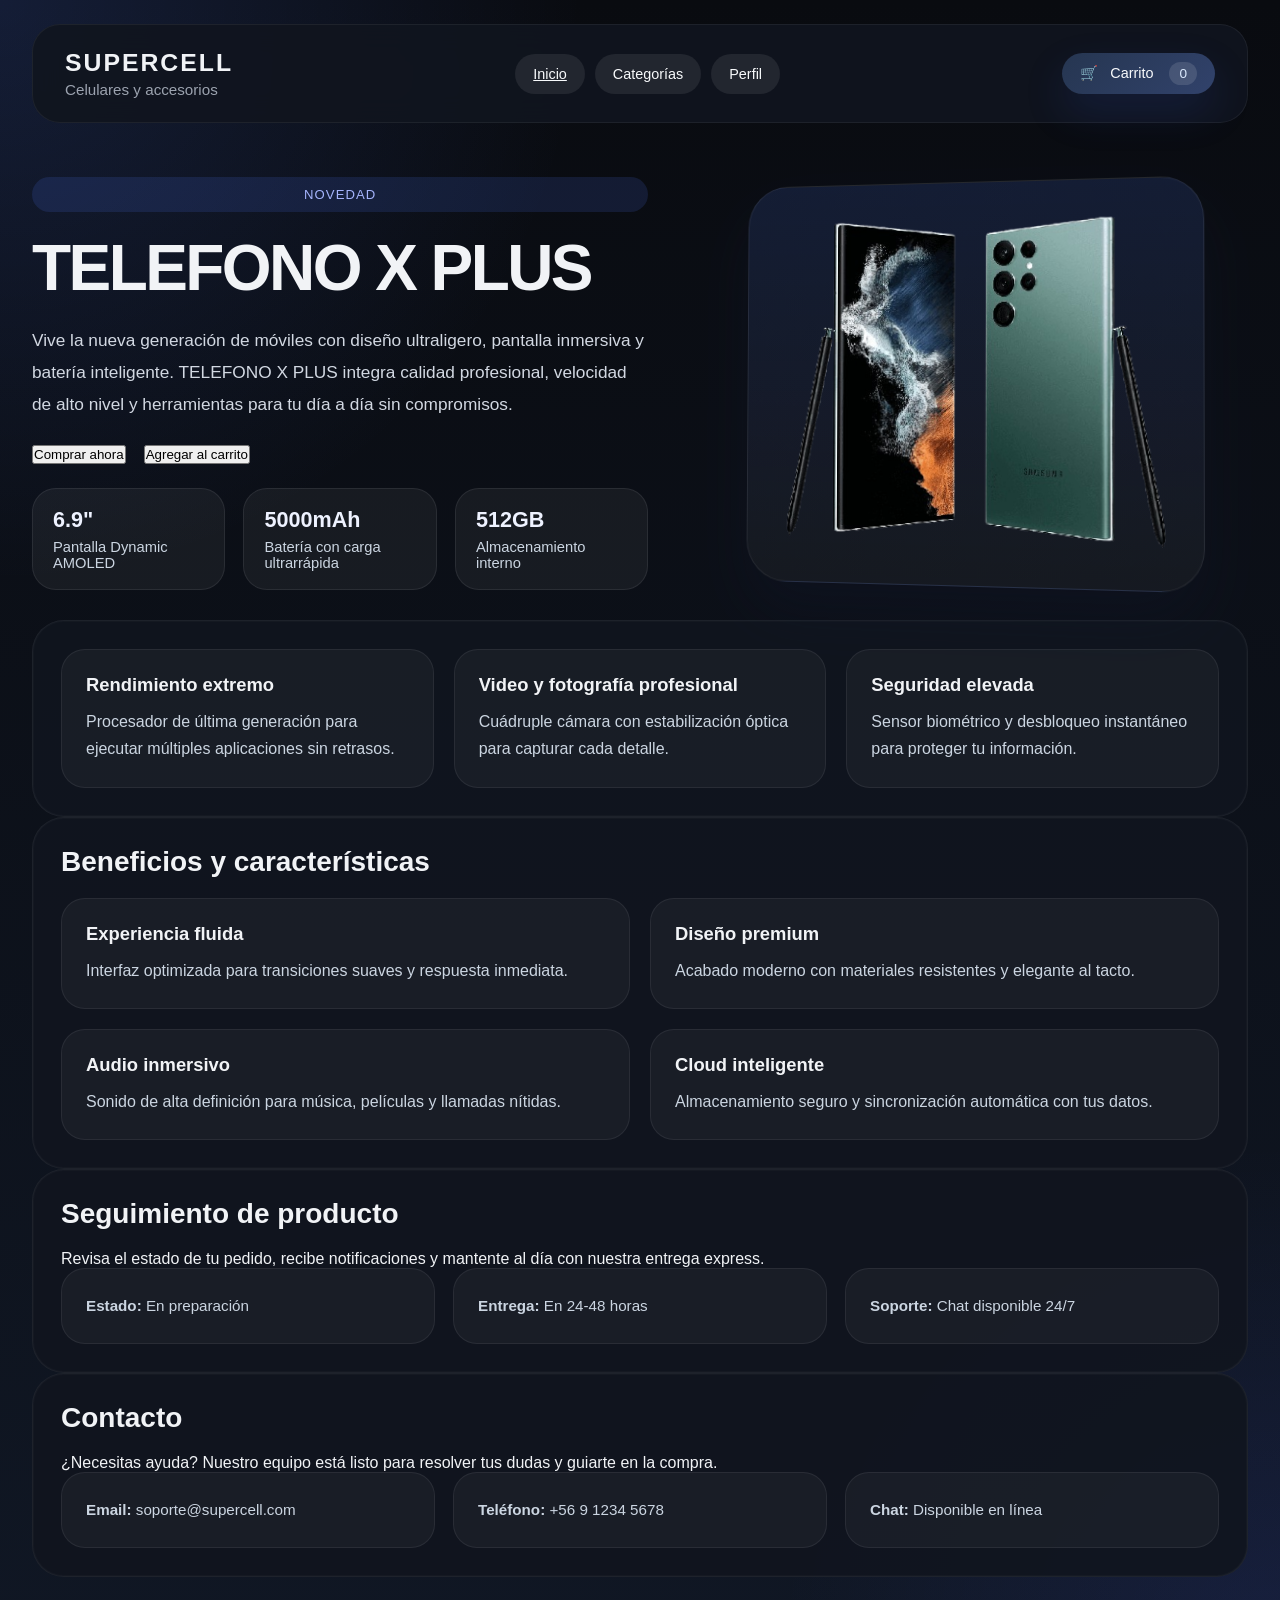
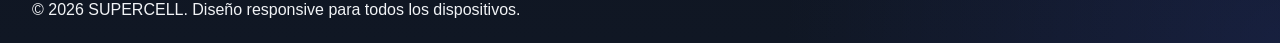
<file: index.html>
<!DOCTYPE html>
<html lang="es">
  <head>
    <meta charset="UTF-8" />
    <meta name="viewport" content="width=device-width, initial-scale=1.0" />
    <title>SUPERCELL - TELEFONO X PLUS</title>
    <link rel="stylesheet" href="style.css" />
  </head>
  <body>
    <div class="page-shell">
      <header class="top-bar">
        <div class="logo-area">
          <span class="brand-name">SUPERCELL</span>
          <span class="brand-tag">Celulares y accesorios</span>
        </div>

        <nav class="menu-options">
          <a href="index.html" class="menu-button">Inicio</a>
          <div class="dropdown">
            <button class="menu-button dropdown-toggle" type="button">Categorías</button>
            <div class="dropdown-content">
              <a href="index.html">Celulares</a>
              <a href="#seguimiento">Seguimiento de Producto</a>
              <a href="#contacto">Contacto</a>
            </div>
          </div>
          <button class="menu-button" id="profile-btn" type="button">Perfil</button>
        </nav>

        <div class="cart-dropdown">
          <button class="cart-button" id="cart-dropdown-btn" type="button">
            <span class="cart-icon">🛒</span>
            <span>Carrito</span>
            <span class="cart-counter" id="cart-count">0</span>
          </button>
          <div class="cart-dropdown-content" id="cart-preview">
            <!-- Contenido del carrito -->
          </div>
        </div>
      </header>

      <main class="content-area">
        <section class="hero-section">
          <div class="hero-copy">
            <span class="product-badge">NOVEDAD</span>
            <h1 class="product-title">TELEFONO X PLUS</h1>
            <p class="product-description">
              Vive la nueva generación de móviles con diseño ultraligero, pantalla inmersiva y batería inteligente. TELEFONO X PLUS integra calidad profesional, velocidad de alto nivel y herramientas para tu día a día sin compromisos.
            </p>

            <div class="product-actions">
              <button id="buy-now-btn" class="action-button primary" type="button">Comprar ahora</button>
              <button id="add-cart-btn" class="action-button secondary" type="button">Agregar al carrito</button>
            </div>

            <div class="hero-stats">
              <div class="hero-stat">
                <strong>6.9"</strong>
                <span>Pantalla Dynamic AMOLED</span>
              </div>
              <div class="hero-stat">
                <strong>5000mAh</strong>
                <span>Batería con carga ultrarrápida</span>
              </div>
              <div class="hero-stat">
                <strong>512GB</strong>
                <span>Almacenamiento interno</span>
              </div>
            </div>
          </div>

          <div class="hero-visual">
            <div class="image-box">
              <img src="CELULAR.png" alt="Telefono X Plus" />
            </div>
          </div>
        </section>

        <section class="product-highlights">
          <div class="highlight-card">
            <h3>Rendimiento extremo</h3>
            <p>Procesador de última generación para ejecutar múltiples aplicaciones sin retrasos.</p>
          </div>
          <div class="highlight-card">
            <h3>Video y fotografía profesional</h3>
            <p>Cuádruple cámara con estabilización óptica para capturar cada detalle.</p>
          </div>
          <div class="highlight-card">
            <h3>Seguridad elevada</h3>
            <p>Sensor biométrico y desbloqueo instantáneo para proteger tu información.</p>
          </div>
        </section>

        <section class="tech-panel">
          <h2 class="section-title">Beneficios y características</h2>
          <div class="tech-grid">
            <div class="tech-card">
              <h4>Experiencia fluida</h4>
              <p>Interfaz optimizada para transiciones suaves y respuesta inmediata.</p>
            </div>
            <div class="tech-card">
              <h4>Diseño premium</h4>
              <p>Acabado moderno con materiales resistentes y elegante al tacto.</p>
            </div>
            <div class="tech-card">
              <h4>Audio inmersivo</h4>
              <p>Sonido de alta definición para música, películas y llamadas nítidas.</p>
            </div>
            <div class="tech-card">
              <h4>Cloud inteligente</h4>
              <p>Almacenamiento seguro y sincronización automática con tus datos.</p>
            </div>
          </div>
        </section>

        <section id="seguimiento" class="info-panel">
          <h2 class="section-title">Seguimiento de producto</h2>
          <p>Revisa el estado de tu pedido, recibe notificaciones y mantente al día con nuestra entrega express.</p>
          <div class="info-cards">
            <div class="info-card"><strong>Estado:</strong> En preparación</div>
            <div class="info-card"><strong>Entrega:</strong> En 24-48 horas</div>
            <div class="info-card"><strong>Soporte:</strong> Chat disponible 24/7</div>
          </div>
        </section>

        <section id="contacto" class="info-panel">
          <h2 class="section-title">Contacto</h2>
          <p>¿Necesitas ayuda? Nuestro equipo está listo para resolver tus dudas y guiarte en la compra.</p>
          <div class="info-cards">
            <div class="info-card"><strong>Email:</strong> soporte@supercell.com</div>
            <div class="info-card"><strong>Teléfono:</strong> +56 9 1234 5678</div>
            <div class="info-card"><strong>Chat:</strong> Disponible en línea</div>
          </div>
        </section>
      </main>

      <footer class="footer-bar">
        <p>© 2026 SUPERCELL. Diseño responsive para todos los dispositivos.</p>
      </footer>
    </div>

    <div id="checkout-modal" class="modal">
      <div class="modal-content">
        <span class="close">&times;</span>
        <h2>Información de Pago</h2>
        <form id="checkout-form">
          <div class="form-group">
            <label for="card-number">Número de Tarjeta</label>
            <input type="text" id="card-number" placeholder="1234 5678 9012 3456" required />
          </div>
          <div class="form-group split-group">
            <div>
              <label for="expiry">Fecha de Expiración</label>
              <input type="text" id="expiry" placeholder="MM/AA" required />
            </div>
            <div>
              <label for="cvv">CVV</label>
              <input type="text" id="cvv" placeholder="123" required />
            </div>
          </div>
          <div class="form-group">
            <label for="address">Dirección de Envío</label>
            <input type="text" id="address" placeholder="Calle, Ciudad, País" required />
          </div>
          <button type="submit" class="action-button primary">Pagar Ahora</button>
        </form>
      </div>
    </div>

    <div id="profile-modal" class="modal">
      <div class="modal-content">
        <span class="close">&times;</span>
        <h2>Crear Cuenta</h2>
        <form id="profile-form">
          <div class="form-group">
            <label for="first-name">Nombre</label>
            <input type="text" id="first-name" placeholder="Miguel" required />
          </div>
          <div class="form-group">
            <label for="last-name">Apellido</label>
            <input type="text" id="last-name" placeholder="Cabrera" required />
          </div>
          <button type="submit" class="action-button primary">Crear Cuenta</button>
        </form>
      </div>
    </div>

    <script src="script.js"></script>
  </body>
</html>
</file>
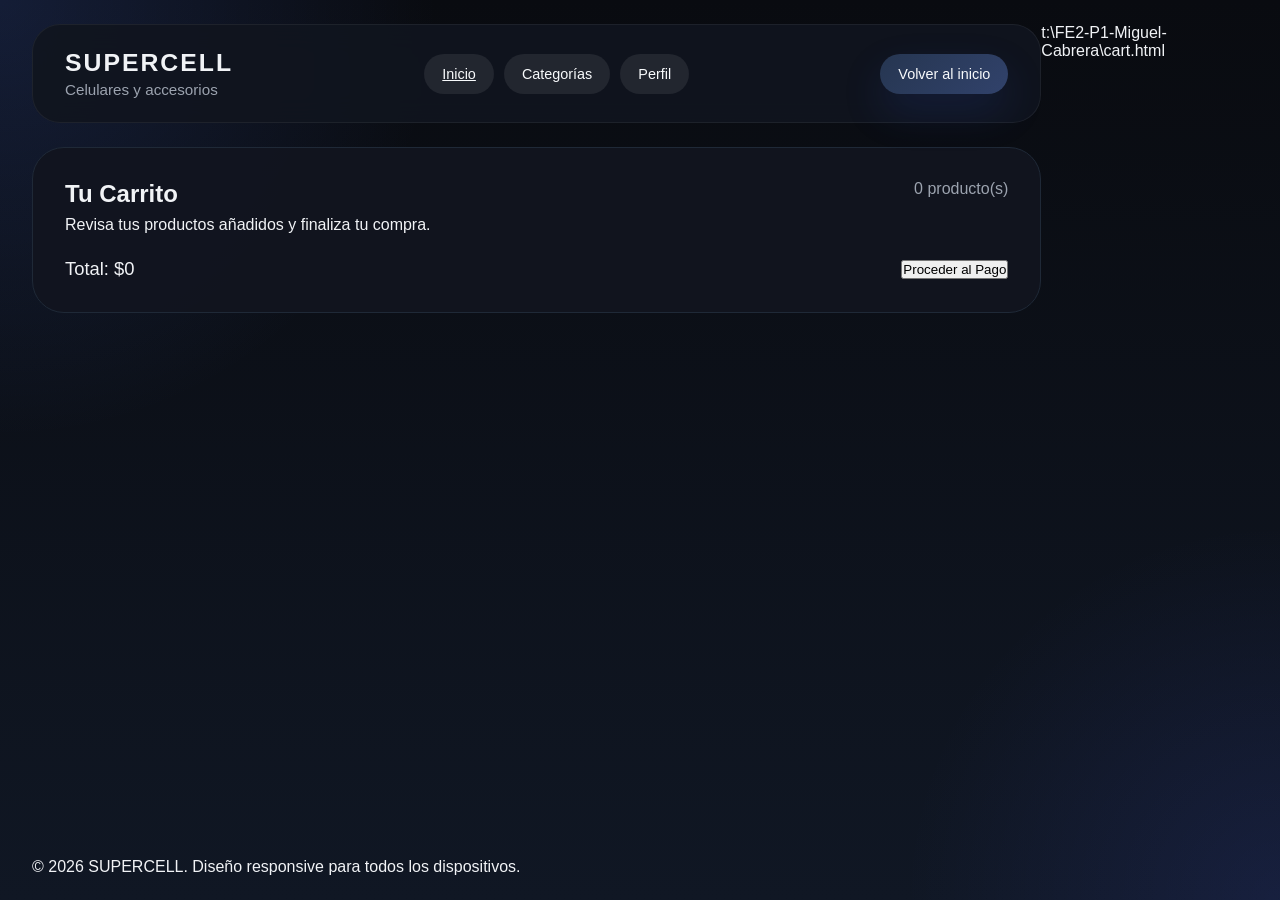
<file: cart.html>
<!DOCTYPE html>
<html lang="es">
  <head>
    <meta charset="UTF-8" />
    <meta name="viewport" content="width=device-width, initial-scale=1.0" />
    <title>Carrito - SUPERCELL</title>
    <link rel="stylesheet" href="style.css" />
  </head>
  <body>
    <div class="page-shell">
      <header class="top-bar">
        <div class="logo-area">
          <span class="brand-name">SUPERCELL</span>
          <span class="brand-tag">Celulares y accesorios</span>
        </div>

        <nav class="menu-options">
          <a href="index.html" class="menu-button">Inicio</a>
          <div class="dropdown">
            <button class="menu-button dropdown-toggle" type="button">Categorías</button>
            <div class="dropdown-content">
              <a href="index.html">Celulares</a>
              <a href="index.html#seguimiento">Seguimiento de Producto</a>
              <a href="index.html#contacto">Contacto</a>
            </div>
          </div>
          <button class="menu-button" id="profile-btn" type="button">Perfil</button>
        </nav>

        <button class="cart-button" id="cart-home-btn" type="button">Volver al inicio</button>
      </header>

      <main class="content-area">
        <section class="cart-section">
          <div class="cart-header">
            <div>
              <h2>Tu Carrito</h2>
              <p class="cart-note">Revisa tus productos añadidos y finaliza tu compra.</p>
            </div>
            <div class="cart-status">
              <span id="cart-count">0</span> producto(s)
            </div>
          </div>

          <div id="cart-items" class="cart-items"></div>

          <div class="cart-total">
            <p>Total: $<span id="total-price">0</span></p>
            <button class="action-button primary" id="checkout-btn" type="button">Proceder al Pago</button>
          </div>
        </section>
      </main>

      <footer class="footer-bar">
        <p>© 2026 SUPERCELL. Diseño responsive para todos los dispositivos.</p>
      </footer>
    </div>

    <div id="checkout-modal" class="modal">
      <div class="modal-content">
        <span class="close">&times;</span>
        <h2>Información de Pago</h2>
        <form id="checkout-form">
          <div class="form-group">
            <label for="card-number">Número de Tarjeta</label>
            <input type="text" id="card-number" placeholder="1234 5678 9012 3456" required />
          </div>
          <div class="form-group split-group">
            <div>
              <label for="expiry">Fecha de Expiración</label>
              <input type="text" id="expiry" placeholder="MM/AA" required />
            </div>
            <div>
              <label for="cvv">CVV</label>
              <input type="text" id="cvv" placeholder="123" required />
            </div>
          </div>
          <div class="form-group">
            <label for="address">Dirección de Envío</label>
            <input type="text" id="address" placeholder="Calle, Ciudad, País" required />
          </div>
          <button type="submit" class="action-button primary">Pagar Ahora</button>
        </form>
      </div>
    </div>

    <div id="profile-modal" class="modal">
      <div class="modal-content">
        <span class="close">&times;</span>
        <h2>Crear Cuenta</h2>
        <form id="profile-form">
          <div class="form-group">
            <label for="first-name">Nombre</label>
            <input type="text" id="first-name" placeholder="Miguel" required />
          </div>
          <div class="form-group">
            <label for="last-name">Apellido</label>
            <input type="text" id="last-name" placeholder="Cabrera" required />
          </div>
          <button type="submit" class="action-button primary">Crear Cuenta</button>
        </form>
      </div>
    </div>

    <script src="script.js"></script>
  </body>
</html>
</content>
<parameter name="filePath">t:\FE2-P1-Miguel-Cabrera\cart.html
</file>
<file: style.css>
* {
  box-sizing: border-box;
  margin: 0;
  padding: 0;
}

body {
  min-height: 100vh;
  background: radial-gradient(circle at top left, rgba(79, 124, 255, 0.16), transparent 28%),
    radial-gradient(circle at bottom right, rgba(76, 96, 255, 0.12), transparent 24%),
    linear-gradient(180deg, #090b10 0%, #101724 100%);
  color: #f1f3f6;
  font-family: Inter, Arial, sans-serif;
  margin: 0;
  padding: 24px 32px;
  display: flex;
  justify-content: center;
  animation: fadeIn 0.9s ease-in;
}

@keyframes fadeIn {
  from { opacity: 0; transform: translateY(12px); }
  to { opacity: 1; transform: translateY(0); }
}

.page-shell {
  display: grid;
  grid-template-rows: auto 1fr auto;
  gap: 24px;
  width: 100%;
  max-width: 1400px;
  min-height: 92vh;
  margin: 0 auto;
}

.top-bar {
  display: flex;
  align-items: center;
  justify-content: space-between;
  gap: 16px;
  width: 100%;
  padding: 24px 32px;
  background: rgba(17, 21, 31, 0.92);
  border-radius: 28px;
  border: 1px solid rgba(255, 255, 255, 0.06);
  backdrop-filter: blur(14px);
}

.logo-area {
  display: grid;
  gap: 4px;
}

.brand-name {
  font-size: 1.55rem;
  font-weight: 800;
  letter-spacing: 0.08em;
}

.brand-tag {
  font-size: 0.95rem;
  color: #9ca3af;
}

.menu-options {
  display: flex;
  gap: 10px;
  flex-wrap: wrap;
  align-items: center;
}

.menu-button,
.cart-button {
  border: none;
  background: rgba(255, 255, 255, 0.08);
  color: #f8fafc;
  padding: 12px 18px;
  border-radius: 999px;
  font-size: 0.9rem;
  cursor: pointer;
  transition: transform 0.25s ease, background 0.25s ease;
}

.menu-button:hover,
.cart-button:hover {
  background: rgba(255, 255, 255, 0.14);
  transform: translateY(-1px);
}

.cart-button {
  background: linear-gradient(135deg, #263651, #31426b);
  box-shadow: 0 18px 40px rgba(47, 75, 181, 0.18);
}

.cart-icon {
  margin-right: 8px;
}

.cart-counter {
  margin-left: 12px;
  background: rgba(255, 255, 255, 0.12);
  color: #dbeafe;
  border-radius: 999px;
  padding: 4px 10px;
  font-size: 0.85rem;
}

.content-area {
  width: 100%;
}

.hero-section {
  display: grid;
  grid-template-columns: minmax(0, 1.05fr) minmax(280px, 0.95fr);
  gap: 42px;
  align-items: center;
  padding: 30px 0;
}

.hero-copy {
  display: grid;
  gap: 24px;
}

.product-badge {
  display: inline-flex;
  align-items: center;
  justify-content: center;
  padding: 10px 16px;
  border-radius: 999px;
  background: rgba(79, 124, 255, 0.14);
  color: #a5b4fc;
  font-size: 0.82rem;
  letter-spacing: 0.08em;
  text-transform: uppercase;
}

.product-title {
  font-size: clamp(3rem, 5vw, 4.6rem);
  line-height: 1.02;
  margin: 0;
  letter-spacing: -0.04em;
}

.product-description {
  font-size: 1.08rem;
  line-height: 1.85;
  color: #d2d8e2;
  max-width: 700px;
}

.product-actions {
  display: flex;
  flex-wrap: wrap;
  gap: 18px;
}

.hero-stats {
  display: grid;
  grid-template-columns: repeat(3, minmax(0, 1fr));
  gap: 18px;
}

.hero-stat {
  background: rgba(255, 255, 255, 0.05);
  border: 1px solid rgba(255, 255, 255, 0.08);
  border-radius: 24px;
  padding: 18px 20px;
  display: grid;
  gap: 6px;
}

.hero-stat strong {
  font-size: 1.35rem;
  color: #eef2ff;
}

.hero-stat span {
  font-size: 0.92rem;
  color: #cbd5e1;
}

.hero-visual {
  display: grid;
  place-items: center;
}

.image-box {
  width: 100%;
  max-width: 460px;
  padding: 28px;
  border-radius: 42px;
  background: linear-gradient(180deg, rgba(79, 124, 255, 0.14), rgba(255, 255, 255, 0.04));
  border: 1px solid rgba(255, 255, 255, 0.08);
  box-shadow: 0 30px 60px rgba(15, 23, 42, 0.32);
  transform: perspective(900px) rotateY(-7deg) rotateX(1deg);
  animation: float 6s ease-in-out infinite;
}

.image-box img {
  width: 100%;
  height: auto;
  display: block;
  border-radius: 28px;
}

@keyframes float {
  0%, 100% { transform: perspective(900px) translateY(0px) rotateY(-7deg) rotateX(1deg); }
  50% { transform: perspective(900px) translateY(-14px) rotateY(-8deg) rotateX(2deg); }
}

.product-highlights,
.tech-panel,
.info-panel {
  background: rgba(17, 21, 31, 0.92);
  border: 1px solid rgba(255, 255, 255, 0.06);
  border-radius: 32px;
  padding: 28px;
  box-shadow: inset 0 0 0 1px rgba(255,255,255,0.02);
}

.product-highlights {
  display: grid;
  grid-template-columns: repeat(3, minmax(0, 1fr));
  gap: 20px;
}

.highlight-card,
.tech-card,
.info-card {
  background: rgba(255, 255, 255, 0.04);
  border: 1px solid rgba(255, 255, 255, 0.07);
  border-radius: 24px;
  padding: 24px;
  transition: transform 0.25s ease, border-color 0.25s ease;
}

.highlight-card:hover,
.tech-card:hover,
.info-card:hover {
  transform: translateY(-6px);
  border-color: rgba(79, 124, 255, 0.24);
}

.highlight-card h3,
.tech-card h4 {
  margin-bottom: 12px;
  font-size: 1.15rem;
}

.highlight-card p,
.tech-card p,
.info-card {
  color: #cbd5e1;
  line-height: 1.7;
}

.section-title {
  margin-bottom: 20px;
  font-size: 1.75rem;
}

.tech-grid {
  display: grid;
  grid-template-columns: repeat(2, minmax(0, 1fr));
  gap: 20px;
}

.info-cards {
  display: grid;
  grid-template-columns: repeat(3, minmax(0, 1fr));
  gap: 18px;
}

.info-card {
  font-size: 0.95rem;
}

.dropdown {
  position: relative;
  display: inline-block;
}

.dropdown-content {
  display: none;
  position: absolute;
  background-color: #141b26;
  min-width: 180px;
  box-shadow: 0px 10px 24px rgba(0,0,0,0.22);
  z-index: 2;
  border-radius: 12px;
  border: 1px solid #1f2937;
}

.dropdown-content a {
  color: #f8fafc;
  padding: 14px 18px;
  text-decoration: none;
  display: block;
}

.dropdown-content a:hover {
  background-color: #1f2937;
}

.dropdown:hover .dropdown-content {
  display: block;
}

.cart-dropdown {
  position: relative;
  display: inline-block;
}

.cart-dropdown-content {
  display: none;
  position: absolute;
  right: 0;
  background-color: #141b26;
  min-width: 320px;
  box-shadow: 0px 12px 36px rgba(0,0,0,0.3);
  z-index: 20;
  border-radius: 18px;
  border: 1px solid #1f2937;
  padding: 18px;
}

.cart-dropdown:hover .cart-dropdown-content,
.cart-dropdown-content.active {
  display: block;
}

.cart-dropdown-content p {
  color: #cbd5e1;
  margin-bottom: 12px;
}

.cart-preview-footer {
  display: flex;
  justify-content: space-between;
  align-items: center;
  margin-top: 12px;
}

.cart-item {
  display: flex;
  justify-content: space-between;
  align-items: center;
  margin-bottom: 14px;
  padding: 14px 16px;
  background: rgba(255,255,255,0.04);
  border-radius: 14px;
}

.remove-btn {
  background: #dc3545;
  color: #fff;
  border: none;
  padding: 8px 12px;
  border-radius: 10px;
  cursor: pointer;
  transition: background 0.3s;
}

.remove-btn:hover {
  background: #c82333;
}

.modal {
  display: none;
  position: fixed;
  z-index: 1000;
  left: 0;
  top: 0;
  width: 100%;
  height: 100%;
  overflow: auto;
  background-color: rgba(0,0,0,0.5);
}

.modal-content {
  background-color: #11151f;
  margin: 10% auto;
  padding: 24px;
  border: 1px solid #1f2937;
  border-radius: 32px;
  width: 92%;
  max-width: 520px;
  box-shadow: 0 30px 80px rgba(0,0,0,0.3);
}

.close {
  color: #aaa;
  float: right;
  font-size: 28px;
  font-weight: bold;
}

.close:hover,
.close:focus {
  color: #f8fafc;
  text-decoration: none;
  cursor: pointer;
}

.form-group {
  margin-bottom: 18px;
}

.form-group label {
  display: block;
  margin-bottom: 10px;
  color: #cbd5e1;
}

.form-group input {
  width: 100%;
  padding: 14px 16px;
  border-radius: 16px;
  border: 1px solid rgba(255,255,255,0.1);
  background: rgba(255,255,255,0.04);
  color: #f8fafc;
}

.form-group input:focus {
  outline: none;
  border-color: rgba(79,124,255,0.55);
  box-shadow: 0 0 0 4px rgba(79,124,255,0.12);
}

.cart-section {
  background: rgba(17, 21, 31, 0.95);
  border: 1px solid #1f2937;
  border-radius: 32px;
  padding: 32px;
  width: 100%;
  animation: slideUp 0.8s ease-out;
}

.cart-header {
  display: flex;
  justify-content: space-between;
  gap: 20px;
  align-items: flex-start;
  margin-bottom: 24px;
}

.cart-header h2 {
  margin-bottom: 8px;
}

.cart-status {
  color: #9ca3af;
}

.cart-items {
  margin-bottom: 24px;
}

.cart-total {
  display: flex;
  justify-content: space-between;
  align-items: center;
  font-size: 1.15rem;
  gap: 16px;
}

@media (max-width: 920px) {
  .hero-section {
    grid-template-columns: 1fr;
  }

  .hero-stats {
    grid-template-columns: repeat(2, minmax(0, 1fr));
  }

  .info-cards,
  .tech-grid,
  .product-highlights {
    grid-template-columns: 1fr;
  }
}

@media (max-width: 640px) {
  body {
    padding: 16px;
  }

  .top-bar,
  .footer-bar,
  .product-highlights,
  .tech-panel,
  .info-panel,
  .cart-section,
  .modal-content {
    border-radius: 24px;
    padding: 20px;
  }

  .product-actions {
    flex-direction: column;
    align-items: stretch;
  }

  .hero-stats {
    grid-template-columns: 1fr;
  }

  .cart-total {
    flex-direction: column;
    align-items: stretch;
  }

  .cart-header {
    flex-direction: column;
    align-items: flex-start;
  }

  .cart-dropdown-content {
    min-width: 280px;
  }
}
</file>
